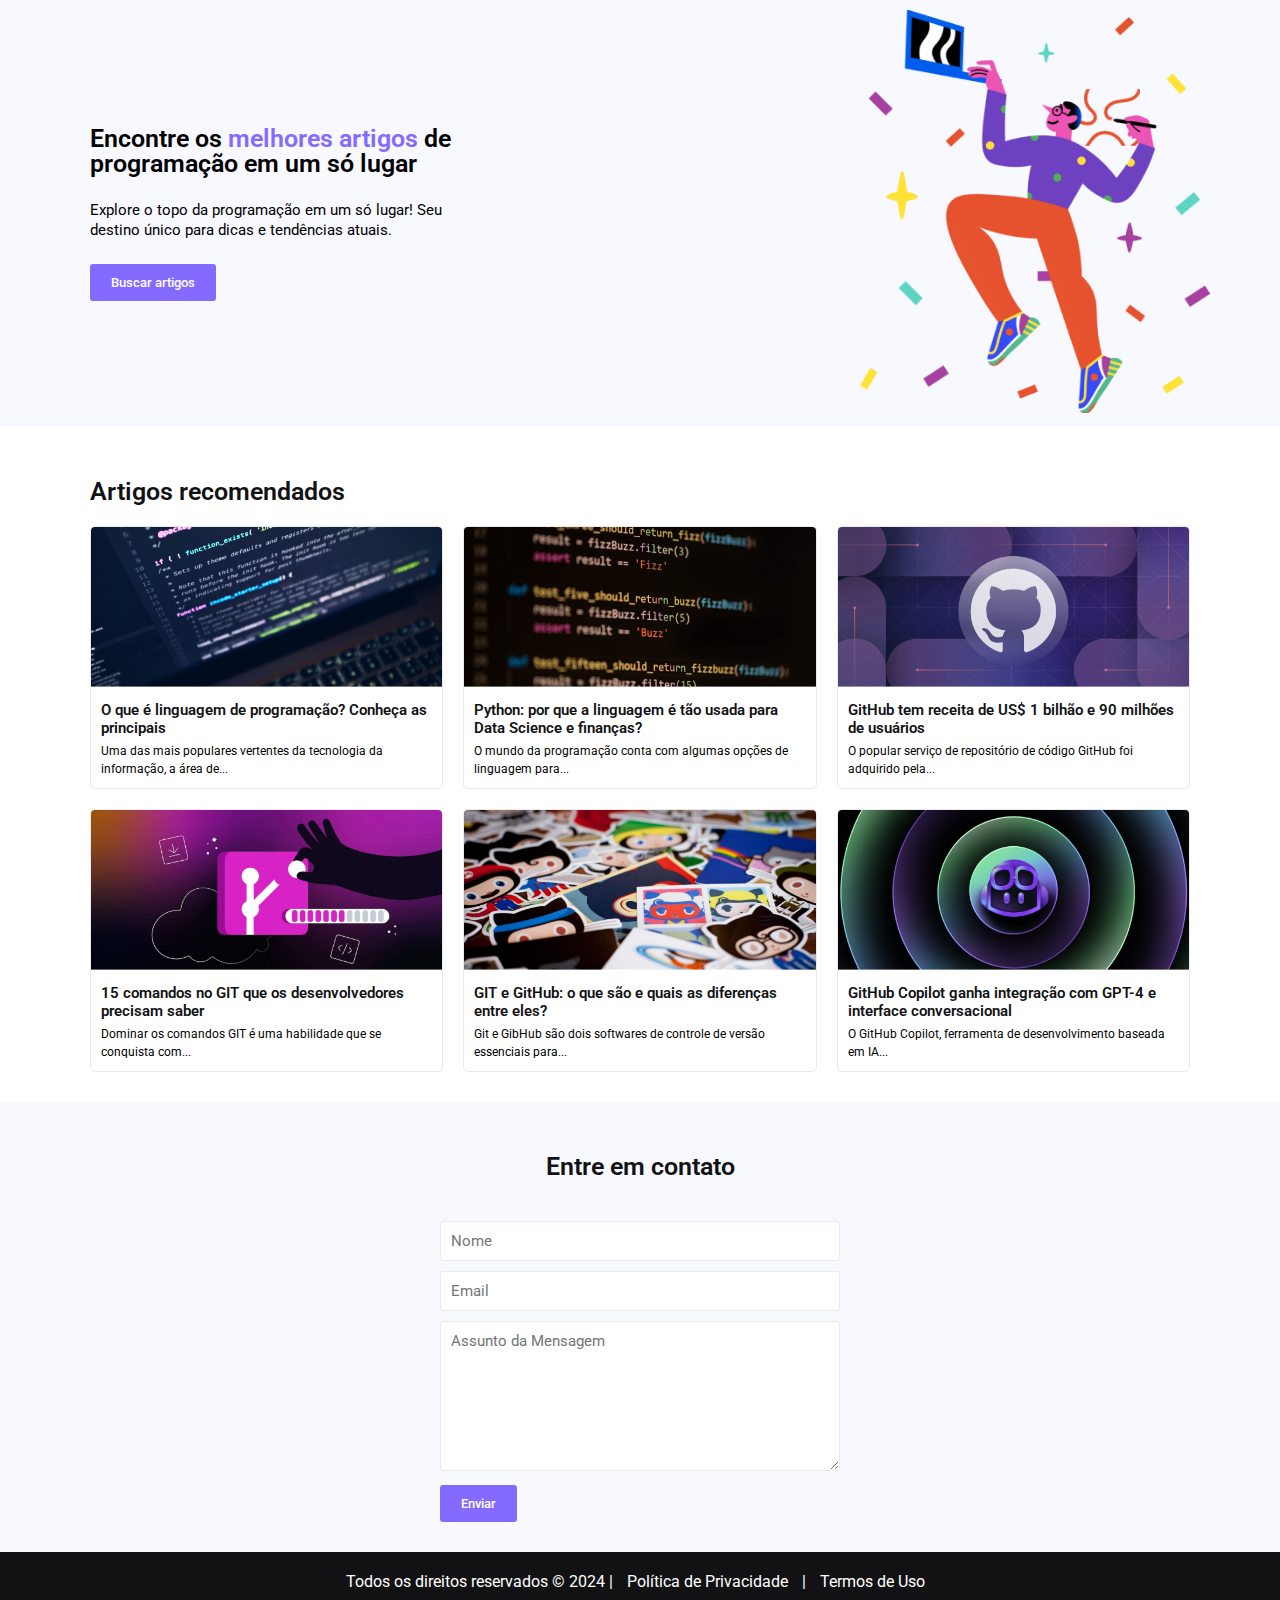
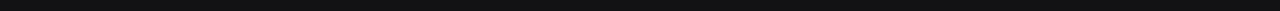
<file: index.html>
<!DOCTYPE html>
<html lang="pt-br">
  <head>
    <meta charset="UTF-8" />
    <meta name="viewport" content="width=device-width, initial-scale=1.0" />
    <link rel="stylesheet" href="./src/css/main.css" />
    <link rel="stylesheet" href="./src/assets/global/global.css" />
    <link rel="shortcut icon" href="./src/assets/img/Logon.jpg" type="image/x-icon">

    <title>IFBA Projeto - Artigos de Programação</title>
  </head>
  <body>
    <header class="header-container">
      <section class="container">
        <div class="intro-content">
          <h1 class="intro-heading">
            Encontre os <mark>melhores artigos</mark> de programação em um só
            lugar
          </h1>
          <p class="intro-description">
            Explore o topo da programação em um só lugar! Seu destino único para
            dicas e tendências atuais.
          </p>
          <button class="btn-primary">
            Buscar artigos
          </button>
        </div>

        <aside class="intro-image-wrapper">
          <img
            src="./src/assets/img/illustra.png"
            alt="illustra"
            class="intro-image"
          />
        </aside>
      </section>
    </header>

    <main class="main-container">
      <section id="artigos" class="recommended-articles">
        <div class="container">
          <h2 class="section-heading">Artigos recomendados</h2>

          <article class="article-grid">
            <div class="article-card">
              <div class="article-thumbnail">
                <img
                  src="./src/assets/img/image-1.png"
                  alt="Miniatura do artigo: O que é linguagem de programação?"
                />
              </div>
              <div class="article-info">
                <h3 class="article-title">
                  O que é linguagem de programação? Conheça as principais
                </h3>
                <p class="article-summary">
                  Uma das mais populares vertentes da tecnologia da informação,
                  a área de...
                </p>
              </div>
            </div>

            <div class="article-card">
              <div class="article-thumbnail">
                <img
                  src="./src/assets/img/image-2.png"
                  alt="Miniatura do artigo: Python para Data Science"
                />
              </div>
              <div class="article-info">
                <h3 class="article-title">
                  Python: por que a linguagem é tão usada para Data Science e
                  finanças?
                </h3>
                <p class="article-summary">
                  O mundo da programação conta com algumas opções de linguagem
                  para...
                </p>
              </div>
            </div>

            <div class="article-card">
              <div class="article-thumbnail">
                <img
                  src="./src/assets/img/image-3.png"
                  alt="Miniatura do artigo: O que é linguagem de programação?"
                />
              </div>
              <div class="article-info">
                <h3 class="article-title">
                  GitHub tem receita de US$ 1 bilhão e 90 milhões de usuários
                </h3>
                <p class="article-summary">
                  O popular serviço de repositório de código GitHub foi
                  adquirido pela...
                </p>
              </div>
            </div>

            <div class="article-card">
              <div class="article-thumbnail">
                <img
                  src="./src/assets/img/image-4.png"
                  alt="Miniatura do artigo: O que é linguagem de programação?"
                />
              </div>
              <div class="article-info">
                <h3 class="article-title">
                  15 comandos no GIT que os desenvolvedores precisam saber
                </h3>
                <p class="article-summary">
                  Dominar os comandos GIT é uma habilidade que se conquista
                  com...
                </p>
              </div>
            </div>

            <div class="article-card">
              <div class="article-thumbnail">
                <img
                  src="./src/assets/img/image-5.png"
                  alt="Miniatura do artigo: O que é linguagem de programação?"
                />
              </div>
              <div class="article-info">
                <h3 class="article-title">
                  GIT e GitHub: o que são e quais as diferenças entre eles?
                </h3>
                <p class="article-summary">
                  Git e GibHub são dois softwares de controle de versão
                  essenciais para...
                </p>
              </div>
            </div>

            <div class="article-card">
              <div class="article-thumbnail">
                <img
                  src="./src/assets/img/image-6.png"
                  alt="Miniatura do artigo: O que é linguagem de programação?"
                />
              </div>
              <div class="article-info">
                <h3 class="article-title">
                  GitHub Copilot ganha integração com GPT-4 e interface
                  conversacional
                </h3>
                <p class="article-summary">
                  O GitHub Copilot, ferramenta de desenvolvimento baseada em
                  IA...
                </p>
              </div>
            </div>
          </article>
        </div>
      </section>

      <section id="contato" class="contact-section">
        <div class="container_form">
          <h2 class="form-title">Entre em contato</h2>

          <form class="contact-form">
            <div class="form-group">
              <input
                type="text"
                name="nome"
                id="nome"
                placeholder="Nome"
                class="input-field"
                required
              />
            </div>
            <div class="form-group">
              <input
                type="email"
                name="email"
                id="email"
                placeholder="Email"
                class="input-field"
                required
              />
            </div>
            <div class="form-group">
              <textarea
                name="msg"
                id="msg"
                placeholder="Assunto da Mensagem"
                class="textarea-field"
                required
              ></textarea>
            </div>
            <button type="submit" class="btn-primary">Enviar</button>
          </form>
        </div>
      </section>
    </main>

    <footer class="footer">
      <p>Todos os direitos reservados &copy; 2024 | <a href="#">Política de Privacidade</a> | <a href="#">Termos de Uso</a></p>
    </footer>

    <script src="../src/js/index.js"></script>
  </body>
</html>
</file>
<file: src/css/main.css>
/* HEADER */
.header-container {
  background-color: var(--gray-40);
  margin-bottom: 20px;
}

.header-container .container {
  display: flex;
  justify-content: space-between;
  align-items: center;
  gap: 20px;
  flex-wrap: wrap;
  padding: 20px 0;
}

.header-container .intro-content {
  width: 100%;
  max-width: 410px;
  padding: 20px;
  text-align: left;
}

.intro-heading {
  line-height: 25px;
  font-weight: 600;
  font-size: 25px;
  font-family: var(--font-Roboto);
  color: var(--text-color-dark);
}

.intro-heading mark {
  background: transparent;
  color: var(--brand-color);
}

.intro-description {
  line-height: 20px;
  margin: 1.5rem 0;
  font-size: 15px;
  font-family: var(--font-Roboto);
  color: var(--text-color-light);
}

.btn-primary {
  background-color: var(--brand-color);
  font-family: var(--font-Roboto);
  font-weight: 500;
  font-size: 13px;
  padding: 11px 21px;
  border: none;
  border-radius: 3px;
  color: var(--white);
  cursor: pointer;
  transition: background-color 0.3s ease;
}

.intro-image-wrapper {
  width: 350px;
  text-align: center;
}

.intro-image-wrapper img {
  width: 100%;
  object-fit: cover;
  border-radius: 5px;
}

.header-container .container,
.recommended-articles {
  max-width: 1200px;
  margin: 0 auto;
  padding: 10px 30px;
}

/* Main */
.main-container {
  background-color: var(--white);
}

.recommended-articles .container {
  padding: 20px;
}

.section-heading {
  font-family: var(--font-Roboto);
  font-size: 25px;
  font-weight: 600;
  color: var(--dark);
  margin-bottom: 20px;
  text-align: left;
}

.article-grid {
  display: grid;
  grid-template-columns: repeat(auto-fit, minmax(300px, 1fr));
  gap: 20px;
}

.article-card {
  background-color: var(--white);
  border: 1px solid var(--gray-20);
  border-radius: 5px;
  overflow: hidden;
  transition: transform 0.3s ease;
}

.article-card:hover {
  transform: translateY(-5px);
}

.article-thumbnail img {
  width: 100%;
  height: auto;
}

.article-info {
  padding: 10px;
}

.article-title {
  font-size: 15px;
  font-weight: 600;
  color: var(--dark);
  font-family: var(--font-Roboto);
  margin-bottom: 5px;
}

.article-summary {
  font-size: 12px;
  color: var(--text-color-light);
  line-height: 1.5;
  font-family: var(--font-Roboto);
}

.contact-section {
  background: var(--gray-40);
  padding: 10px 20px;
}

.contact-section .container_form {
  max-width: 400px;
  margin: 20px auto;
}

.contact-section .container_form .form-title{
  font-family: var(--font-Roboto);
  font-size: 25px;
  font-weight: 600;
  color: var(--dark);
  margin-bottom: 20px;
  padding: 20px 0;
  text-align: center;
  width: 100%;
}

.contact-form {
  margin: 0 auto;
  width: 100%;
}

.form-group {
  margin: 10px 0;
}

.input-field,
.textarea-field {
  width: 100%;
  padding: 10px;
  border: 1px solid var(--gray-20);
  border-radius: 3px;
  font-family: var(--font-Roboto);
  font-size: 15px;
  color: var(--text-color-dark);
}

.input-field:focus,
.textarea-field:focus {
  border-color: var(--brand-color);
  outline: none;
}

.textarea-field {
  min-height: 150px;
  resize: vertical;
}

.visually-hidden {
  position: absolute;
  clip: rect(0 0 0 0);
  clip-path: inset(50%);
  overflow: hidden;
  height: 1px;
  width: 1px;
  white-space: nowrap;
}

.btn-primary {
  align-self: flex-start;
}

/* footer */
.footer {
  font-family: var(--font-Roboto);
  background-color: var(--dark);
  color: #fff;
  text-align: center;
  padding: 20px 0;
  width: 100%;
  bottom: 0;
}

.footer p {
  margin: 0;
}

.footer a {
  color: #fff;
  text-decoration: none;
  margin: 0 10px;
}

.footer a:hover {
  text-decoration: underline;
}

@media (max-width: 768px) {
  .intro-section .container {
    flex-direction: column;
    align-items: center;
    text-align: center;
  }

  .intro-content,
  .intro-image-wrapper {
    flex: 1 1 100%;
    text-align: center;
  }

  .intro-content {
    padding: 10px;
  }

  .intro-heading {
    font-size: 18px;
  }

  .btn-primary {
    align-self: center;
    width: auto;
  }

  .intro-image-wrapper {
    margin-top: 20px;
    max-width: 80%;
  }
}
</file>
<file: src/assets/global/global.css>
@import url("https://fonts.googleapis.com/css2?family=Roboto:ital,wght@0,100;0,300;0,400;0,500;0,700;0,900;1,100;1,300;1,400;1,500;1,700;1,900&display=swap");

:root {
  --brand-color: #846aff;
  --dark: #121214;
  --gray-10: #7c7c8a;
  --gray-20: #eaeaea;
  --gray-30: #eeeeff;
  --gray-40: #f8f8ff;
  --white: #ffffff;

  --font-Roboto: 'Roboto', sans-serif;
}

* {
  margin: 0;
  padding: 0;
  box-sizing: border-box;
  text-decoration: none;
  list-style: none;
  outline: none;
}

img {
  max-width: 100%;
}

html{
  scroll-behavior: smooth;
  font-family: var(--font-roboto);
}

body{
  background: var(--white);
}
</file>
